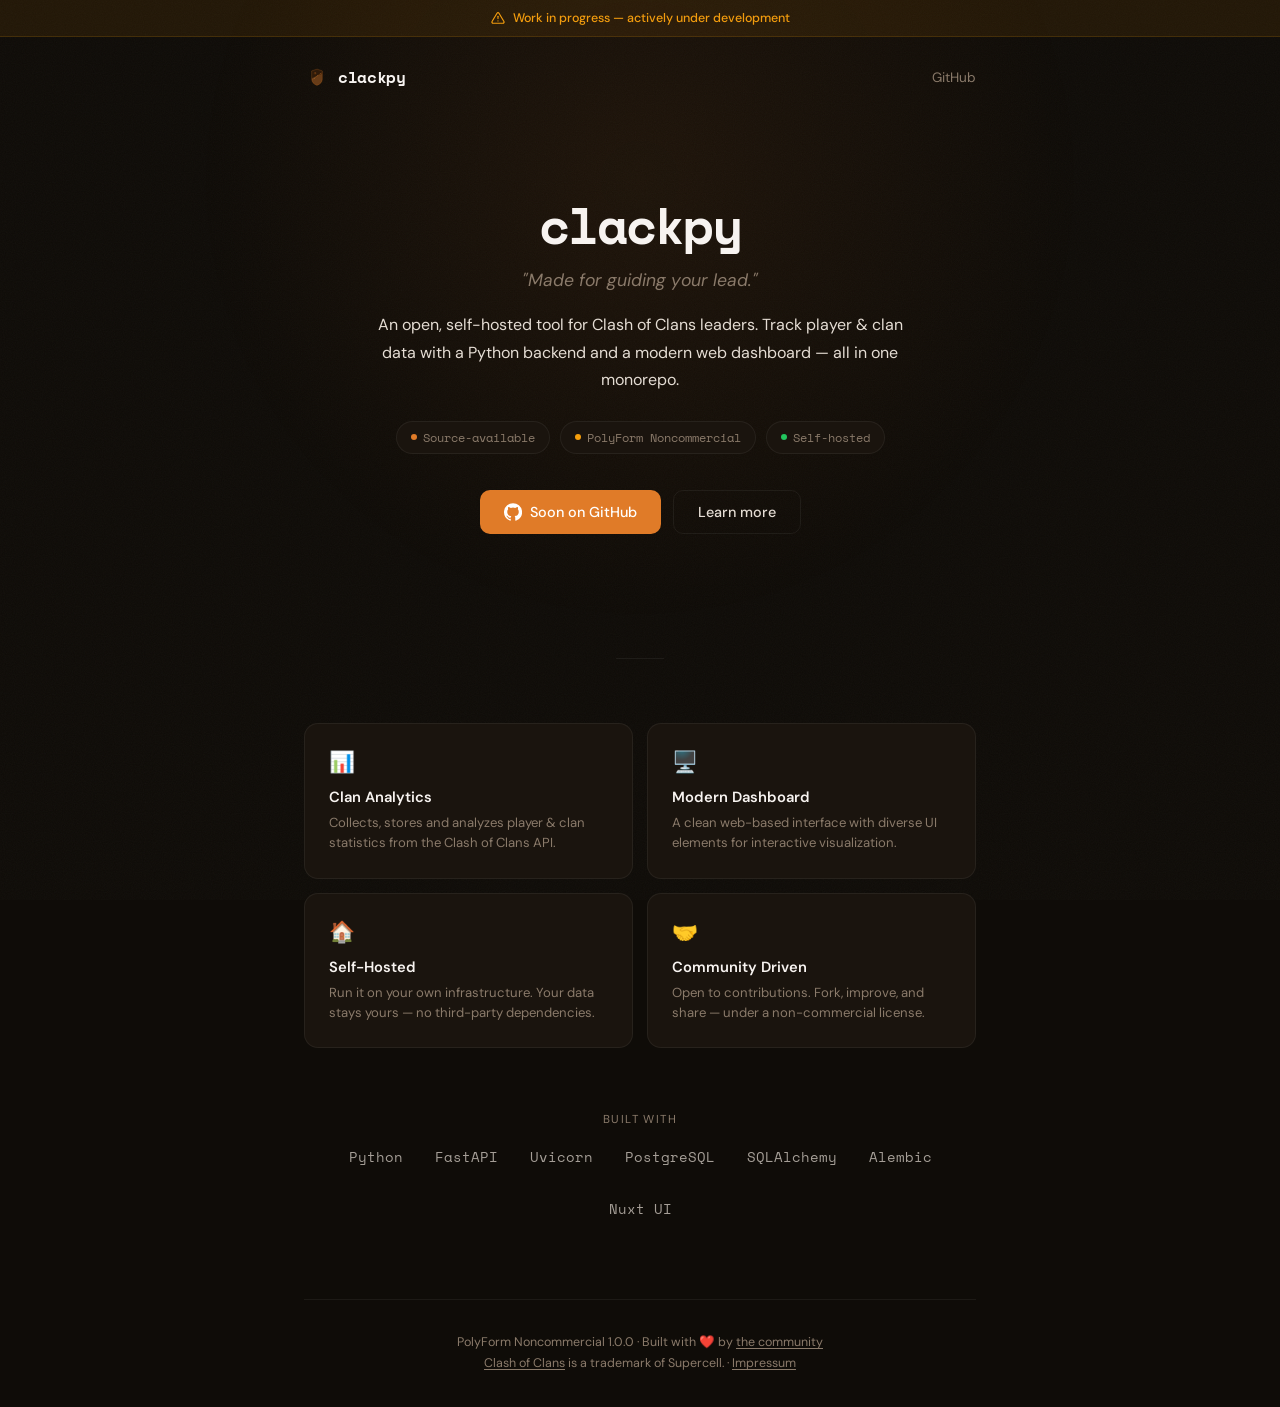
<file: index.html>
<!DOCTYPE html>
<html lang="en">
<head>
  <meta charset="UTF-8" />
  <meta name="viewport" content="width=device-width, initial-scale=1.0" />
  <title>clackpy — Made for guiding your lead.</title>
  <meta name="description" content="clackpy combines a Python backend with a modern Nuxt dashboard to track and analyze Clash of Clans clan data. Self-hosted, open source, non-commercial." />
  <link rel="stylesheet" href="styles.css" />
  <style>
    /* ── Ambient background ── */
    .bg-glow {
      position: fixed;
      inset: 0;
      z-index: 0;
      pointer-events: none;
      overflow: hidden;
    }
    .bg-glow::before {
      content: '';
      position: absolute;
      top: -30%;
      left: 50%;
      transform: translateX(-50%);
      width: 900px;
      height: 900px;
      background: radial-gradient(circle, var(--accent-glow) 0%, transparent 70%);
      opacity: 0.3;
      animation: pulse 8s ease-in-out infinite alternate;
    }
    @keyframes pulse {
      0% { opacity: 0.2; transform: translateX(-50%) scale(1); }
      100% { opacity: 0.35; transform: translateX(-50%) scale(1.1); }
    }

    /* ── Noise texture overlay ── */
    .noise {
      position: fixed;
      inset: 0;
      z-index: 1;
      pointer-events: none;
      opacity: 0.035;
      background-image: url("data:image/svg+xml,%3Csvg viewBox='0 0 256 256' xmlns='http://www.w3.org/2000/svg'%3E%3Cfilter id='n'%3E%3CfeTurbulence type='fractalNoise' baseFrequency='0.9' numOctaves='4' stitchTiles='stitch'/%3E%3C/filter%3E%3Crect width='100%25' height='100%25' filter='url(%23n)'/%3E%3C/svg%3E");
      background-repeat: repeat;
      background-size: 256px;
    }

    /* ── Hero ── */
    .hero {
      text-align: center;
      padding: 80px 0 60px;
    }
    .nav-logo {
      width: 26px;
      height: auto;
      margin-right: 8px;
      vertical-align: -4px;
    }
    .hero h1 {
      font-family: var(--font-mono);
      font-size: clamp(2.4rem, 6vw, 3.2rem);
      font-weight: 700;
      color: var(--text-bright);
      letter-spacing: -0.04em;
      line-height: 1.1;
      animation: fadeUp 0.6s ease-out 0.08s both;
    }
    .hero .tagline {
      margin-top: 16px;
      font-size: 1.1rem;
      font-style: italic;
      color: var(--text-dim);
      animation: fadeUp 0.6s ease-out 0.16s both;
    }
    .hero .desc {
      margin-top: 20px;
      font-size: 1rem;
      line-height: 1.7;
      color: var(--text);
      max-width: 540px;
      margin-left: auto;
      margin-right: auto;
      animation: fadeUp 0.6s ease-out 0.24s both;
    }

    @keyframes fadeUp {
      from { opacity: 0; transform: translateY(16px); }
      to   { opacity: 1; transform: translateY(0); }
    }

    /* ── Badges ── */
    .badges {
      display: flex;
      justify-content: center;
      gap: 10px;
      margin-top: 28px;
      flex-wrap: wrap;
      animation: fadeUp 0.6s ease-out 0.32s both;
    }
    .badge {
      display: inline-flex;
      align-items: center;
      gap: 6px;
      padding: 6px 14px;
      font-size: 0.78rem;
      font-family: var(--font-mono);
      border-radius: 999px;
      border: 1px solid var(--border);
      color: var(--text-dim);
      background: var(--bg-card);
      white-space: nowrap;
    }
    .badge .dot {
      width: 6px; height: 6px;
      border-radius: 50%;
      display: inline-block;
    }
    .dot--blue { background: var(--accent); }
    .dot--amber { background: #f59e0b; }
    .dot--green { background: #22c55e; }

    /* ── CTA ── */
    .cta-row {
      display: flex;
      justify-content: center;
      gap: 12px;
      margin-top: 36px;
      flex-wrap: wrap;
      animation: fadeUp 0.6s ease-out 0.4s both;
    }
    .btn {
      display: inline-flex;
      align-items: center;
      gap: 8px;
      padding: 12px 24px;
      border-radius: 10px;
      font-size: 0.9rem;
      font-weight: 500;
      text-decoration: none;
      transition: all 0.2s;
      cursor: pointer;
      border: none;
      font-family: var(--font-body);
    }
    .btn-primary {
      background: var(--accent);
      color: #fff;
    }
    .btn-primary:hover {
      background: #1a94ff;
      box-shadow: 0 0 24px var(--accent-glow);
    }
    .btn-ghost {
      background: transparent;
      color: var(--text);
      border: 1px solid var(--border);
    }
    .btn-ghost:hover {
      border-color: rgba(255,255,255,0.15);
      background: var(--bg-card);
    }
    .btn svg { width: 18px; height: 18px; flex-shrink: 0; }

    /* ── Divider ── */
    .divider {
      width: 48px;
      height: 1px;
      background: var(--border);
      margin: 64px auto;
    }

    /* ── Feature cards ── */
    .features {
      display: grid;
      grid-template-columns: 1fr 1fr;
      gap: 14px;
    }
    .feature {
      background: var(--bg-card);
      border: 1px solid var(--border);
      border-radius: 14px;
      padding: 24px;
      transition: background 0.2s, border-color 0.2s;
    }
    .feature:hover {
      background: var(--bg-card-hover);
      border-color: rgba(255,255,255,0.1);
    }
    .feature .icon {
      font-size: 1.3rem;
      margin-bottom: 12px;
    }
    .feature h3 {
      font-size: 0.92rem;
      font-weight: 600;
      color: var(--text-bright);
      margin-bottom: 6px;
    }
    .feature p {
      font-size: 0.82rem;
      color: var(--text-dim);
      line-height: 1.55;
    }

    /* ── Tech stack ── */
    .stack {
      margin-top: 64px;
      text-align: center;
    }
    .stack-label {
      font-size: 0.72rem;
      text-transform: uppercase;
      letter-spacing: 0.12em;
      color: var(--text-dim);
      margin-bottom: 20px;
    }
    .stack-items {
      display: flex;
      justify-content: center;
      gap: 32px;
      flex-wrap: wrap;
    }
    .stack-item {
      font-family: var(--font-mono);
      font-size: 0.85rem;
      color: var(--text);
      opacity: 0.7;
      transition: opacity 0.2s;
    }
    .stack-item:hover { opacity: 1; }

    /* ── WIP banner ── */
    .wip-bar {
      display: flex;
      justify-content: center;
      align-items: center;
      gap: 8px;
      padding: 10px;
      background: rgba(245, 158, 11, 0.08);
      border-bottom: 1px solid rgba(245, 158, 11, 0.15);
      font-size: 0.78rem;
      color: #f59e0b;
      font-weight: 500;
    }

    /* ── Responsive ── */
    @media (max-width: 560px) {
      .features { grid-template-columns: 1fr; }
      .hero { padding: 52px 0 40px; }
      .nav-links { gap: 16px; }
    }
  </style>
</head>
<body>

  <div class="wip-bar">
    <svg xmlns="http://www.w3.org/2000/svg" width="14" height="14" viewBox="0 0 24 24" fill="none" stroke="currentColor" stroke-width="2" stroke-linecap="round" stroke-linejoin="round"><path d="M10.29 3.86L1.82 18a2 2 0 0 0 1.71 3h16.94a2 2 0 0 0 1.71-3L13.71 3.86a2 2 0 0 0-3.42 0z"/><line x1="12" y1="9" x2="12" y2="13"/><line x1="12" y1="17" x2="12.01" y2="17"/></svg>
    Work in progress — actively under development
  </div>

  <div class="bg-glow"></div>
  <div class="noise"></div>

  <div class="wrapper">

    <nav>
      <a href="#" class="nav-wordmark"><img class="nav-logo" src="logo.svg" alt="clackpy logo" />clackpy</a>
      <div class="nav-links">
        <a href="https://github.com/clackpy">GitHub</a>
      </div>
    </nav>

    <section class="hero">
      <h1>clackpy</h1>
      <p class="tagline">"Made for guiding your lead."</p>
      <p class="desc">
        An open, self-hosted tool for Clash of Clans leaders.
        Track player &amp; clan data with a Python backend and a modern web dashboard — all in one monorepo.
      </p>

      <div class="badges">
        <span class="badge"><span class="dot dot--blue"></span> Source-available</span>
        <span class="badge"><span class="dot dot--amber"></span> PolyForm Noncommercial</span>
        <span class="badge"><span class="dot dot--green"></span> Self-hosted</span>
      </div>

      <div class="cta-row">
        <a class="btn btn-primary" href="https://github.com/clackpy">
          <svg xmlns="http://www.w3.org/2000/svg" viewBox="0 0 24 24" fill="currentColor"><path d="M12 .3a12 12 0 00-3.8 23.38c.6.11.82-.26.82-.58v-2.02c-3.34.73-4.04-1.61-4.04-1.61a3.18 3.18 0 00-1.33-1.76c-1.09-.74.08-.73.08-.73a2.52 2.52 0 011.84 1.24 2.56 2.56 0 003.5 1 2.56 2.56 0 01.76-1.6c-2.67-.3-5.47-1.33-5.47-5.93a4.64 4.64 0 011.24-3.22 4.3 4.3 0 01.12-3.18s1-.32 3.3 1.23a11.38 11.38 0 016 0c2.3-1.55 3.3-1.23 3.3-1.23a4.3 4.3 0 01.12 3.18 4.64 4.64 0 011.24 3.22c0 4.61-2.81 5.63-5.48 5.92a2.87 2.87 0 01.82 2.23v3.29c0 .32.22.7.82.58A12 12 0 0012 .3z"/></svg>
          Soon on GitHub
        </a>
        <a class="btn btn-ghost" href="#features">
          Learn more
        </a>
      </div>
    </section>

    <div class="divider"></div>

    <section id="features">
      <div class="features">
        <div class="feature">
          <div class="icon">📊</div>
          <h3>Clan Analytics</h3>
          <p>Collects, stores and analyzes player &amp; clan statistics from the Clash of Clans API.</p>
        </div>
        <div class="feature">
          <div class="icon">🖥️</div>
          <h3>Modern Dashboard</h3>
          <p>A clean web-based interface with diverse UI elements for interactive visualization.</p>
        </div>
        <div class="feature">
          <div class="icon">🏠</div>
          <h3>Self-Hosted</h3>
          <p>Run it on your own infrastructure. Your data stays yours — no third-party dependencies.</p>
        </div>
        <div class="feature">
          <div class="icon">🤝</div>
          <h3>Community Driven</h3>
          <p>Open to contributions. Fork, improve, and share — under a non-commercial license.</p>
        </div>
      </div>
    </section>

<div class="stack">
  <p class="stack-label">Built with</p>
  <div class="stack-items">
    <!-- Backend -->
    <span class="stack-item">Python</span>
    <span class="stack-item">FastAPI</span>
    <span class="stack-item">Uvicorn</span>
    <!-- Data -->
    <span class="stack-item">PostgreSQL</span>
    <span class="stack-item">SQLAlchemy</span>
    <span class="stack-item">Alembic</span>
    <!-- Frontend -->
    <span class="stack-item">Nuxt UI</span>

  </div>
</div>

    <footer>
      <p>
        PolyForm Noncommercial 1.0.0 · 
        Built with ❤️ by <a href="https://github.com/clackpy">the community</a>
        <br />
        <a href="https://supercell.com/en/games/clashofclans/">Clash of Clans</a> is a trademark of Supercell. · <a href="impressum/">Impressum</a>
      </p>
    </footer>

  </div>

</body>
</html>
</file>
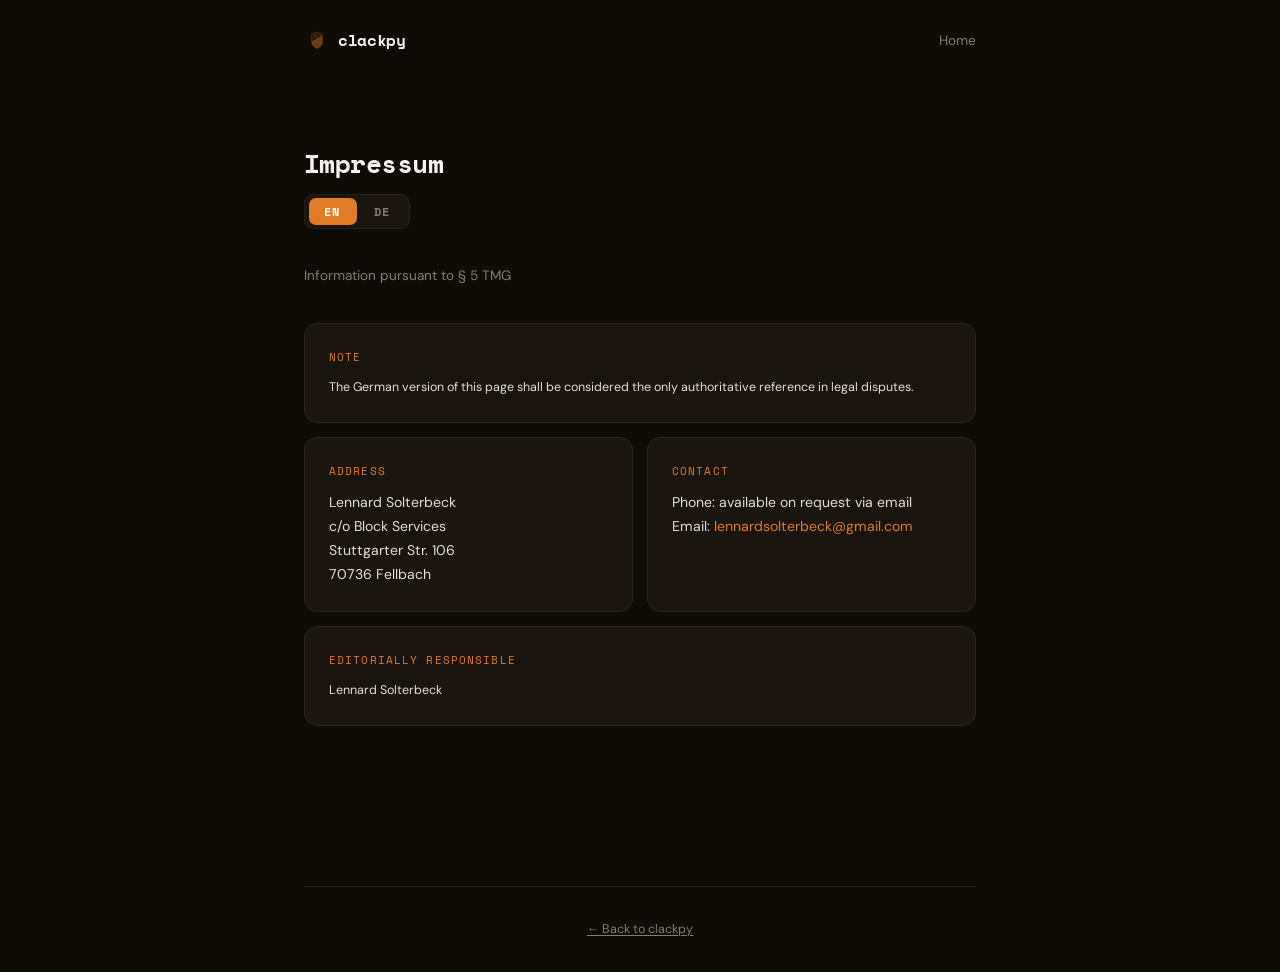
<file: impressum/index.html>
<!DOCTYPE html>
<html lang="en">
<head>
  <meta charset="UTF-8" />
  <meta name="viewport" content="width=device-width, initial-scale=1.0" />
  <title>Impressum — clackpy</title>
  <link rel="stylesheet" href="../styles.css" />
  <style>

    .imprint {
      padding: 64px 0 80px;
    }
    .imprint h1 {
      font-family: var(--font-mono);
      font-size: 1.6rem;
      font-weight: 700;
      color: var(--text-bright);
      margin-bottom: 12px;
      letter-spacing: -0.02em;
    }
    .imprint .subtitle {
      font-size: 0.85rem;
      color: var(--text-dim);
      margin-bottom: 36px;
      max-width: 42ch;
      line-height: 1.6;
    }
    .imprint-grid {
      display: grid;
      grid-template-columns: 1fr 1fr;
      gap: 14px;
    }
    .imprint-card {
      background: var(--bg-card);
      border: 1px solid var(--border);
      border-radius: 14px;
      padding: 24px;
      transition: border-color 0.2s;
    }
    .imprint-card:hover {
      border-color: rgba(255,255,255,0.1);
    }
    .imprint-card.full {
      grid-column: 1 / -1;
    }
    .imprint-card .label {
      font-family: var(--font-mono);
      font-size: 0.7rem;
      text-transform: uppercase;
      letter-spacing: 0.1em;
      color: var(--accent);
      margin-bottom: 12px;
    }
    .imprint-card p {
      font-size: 0.88rem;
      color: var(--text);
      line-height: 1.7;
    }
    .imprint-card.full p {
      font-size: 0.78rem;
    }
    .imprint-card a {
      color: var(--accent);
      text-decoration: none;
      transition: color 0.2s;
    }
    .imprint-card a:hover {
      color: var(--text-bright);
    }
    @media (max-width: 560px) {
      .imprint-grid { grid-template-columns: 1fr; }
    }

    /* ── Language toggle ── */
    .lang-toggle {
      position: relative;
      display: inline-flex;
      background: var(--bg-card);
      border: 1px solid var(--border);
      border-radius: 10px;
      padding: 3px;
      gap: 2px;
      margin-bottom: 36px;
    }
    .lang-toggle button {
      font-family: var(--font-mono);
      font-size: 0.72rem;
      font-weight: 700;
      padding: 5px 16px;
      background: transparent;
      color: var(--text-dim);
      border: none;
      border-radius: 7px;
      cursor: pointer;
      transition: color 0.18s;
      letter-spacing: 0.08em;
      text-transform: uppercase;
      position: relative;
      z-index: 1;
    }
    .lang-toggle button.active {
      color: #fff;
    }
    .lang-toggle button:not(.active):hover {
      color: var(--text);
    }
    .lang-toggle-pill {
      position: absolute;
      top: 3px;
      left: 3px;
      height: calc(100% - 6px);
      background: var(--accent);
      border-radius: 7px;
      transition: transform 0.22s cubic-bezier(.4,0,.2,1), width 0.22s cubic-bezier(.4,0,.2,1);
      z-index: 0;
    }
    [data-lang="en"] { display: none; }
    body.en [data-lang="en"] { display: block; }
    body.en [data-lang="de"] { display: none; }

</style>
</head>
<body class="en">

  <div class="wrapper">

    <nav>
      <a href="/" class="nav-wordmark"><img class="nav-logo" src="../logo.svg" alt="clackpy logo" />clackpy</a>
      <div class="nav-links">
        <a href="/">Home</a>
      </div>
    </nav>

    <section class="imprint">
      <h1>Impressum</h1>
        <div class="lang-toggle" id="langToggle">
            <div class="lang-toggle-pill" id="langPill"></div>
            <button class="active" onclick="setLang('en')">EN</button>
            <button onclick="setLang('de')">DE</button>
        </div>

      <p class="subtitle" data-lang="de">Angaben gemäß § 5 TMG</p>
      <p class="subtitle" data-lang="en">Information pursuant to § 5 TMG</p>

      <div class="imprint-grid">
        <div class="imprint-card full" data-lang="en">
          <div class="label">Note</div>
          <p>The German version of this page shall be considered the only authoritative reference in legal disputes.</p>
        </div>
        <div class="imprint-card">
          <div class="label" data-lang="de">Anschrift</div>
          <div class="label" data-lang="en">Address</div>
          <p>
            Lennard Solterbeck<br />
            c/o Block Services<br />
            Stuttgarter Str. 106<br />
            70736 Fellbach
          </p>
        </div>
        <div class="imprint-card">
          <div class="label" data-lang="de">Kontakt</div>
            <div class="label" data-lang="en">Contact</div>
          <p data-lang="de">
            Telefon: auf Anfrage per E-Mail<br />
            E-Mail: <a href="mailto:lennardsolterbeck@gmail.com">lennardsolterbeck@gmail.com</a>
          </p>
          <p data-lang="en">
            Phone: available on request via email<br />
            Email: <a href="mailto:lennardsolterbeck@gmail.com">lennardsolterbeck@gmail.com</a>
          </p>
        </div>
        <div class="imprint-card full">
          <div class="label" data-lang="de">Redaktionell verantwortlich</div>
            <div class="label" data-lang="en">Editorially responsible</div>
          <p>Lennard Solterbeck</p>
        </div>
      </div>
    </section>

    <footer>
      <p data-lang="de">
        <a href="/">← Zurück zu clackpy</a>
      </p>
      <p data-lang="en">
        <a href="/">← Back to clackpy</a>
      </p>
    </footer>

  </div>

  <script>
    function movePill(activeBtn) {
      const pill = document.getElementById('langPill');
      const toggle = document.getElementById('langToggle');
      const toggleRect = toggle.getBoundingClientRect();
      const btnRect = activeBtn.getBoundingClientRect();
      pill.style.width = btnRect.width + 'px';
      pill.style.transform = `translateX(${btnRect.left - toggleRect.left - 3}px)`;
    }

    function setLang(lang) {
      document.body.className = lang === 'en' ? 'en' : '';
      document.documentElement.lang = lang;
      let activeBtn;
      document.querySelectorAll('.lang-toggle button').forEach(btn => {
        const isActive = btn.textContent === lang.toUpperCase();
        btn.classList.toggle('active', isActive);
        if (isActive) activeBtn = btn;
      });
      if (activeBtn) movePill(activeBtn);
    }

    // Init pill position on load
    window.addEventListener('DOMContentLoaded', () => {
      const activeBtn = document.querySelector('.lang-toggle button.active');
      if (activeBtn) movePill(activeBtn);
    });
  </script>

</body>
</html>
</file>
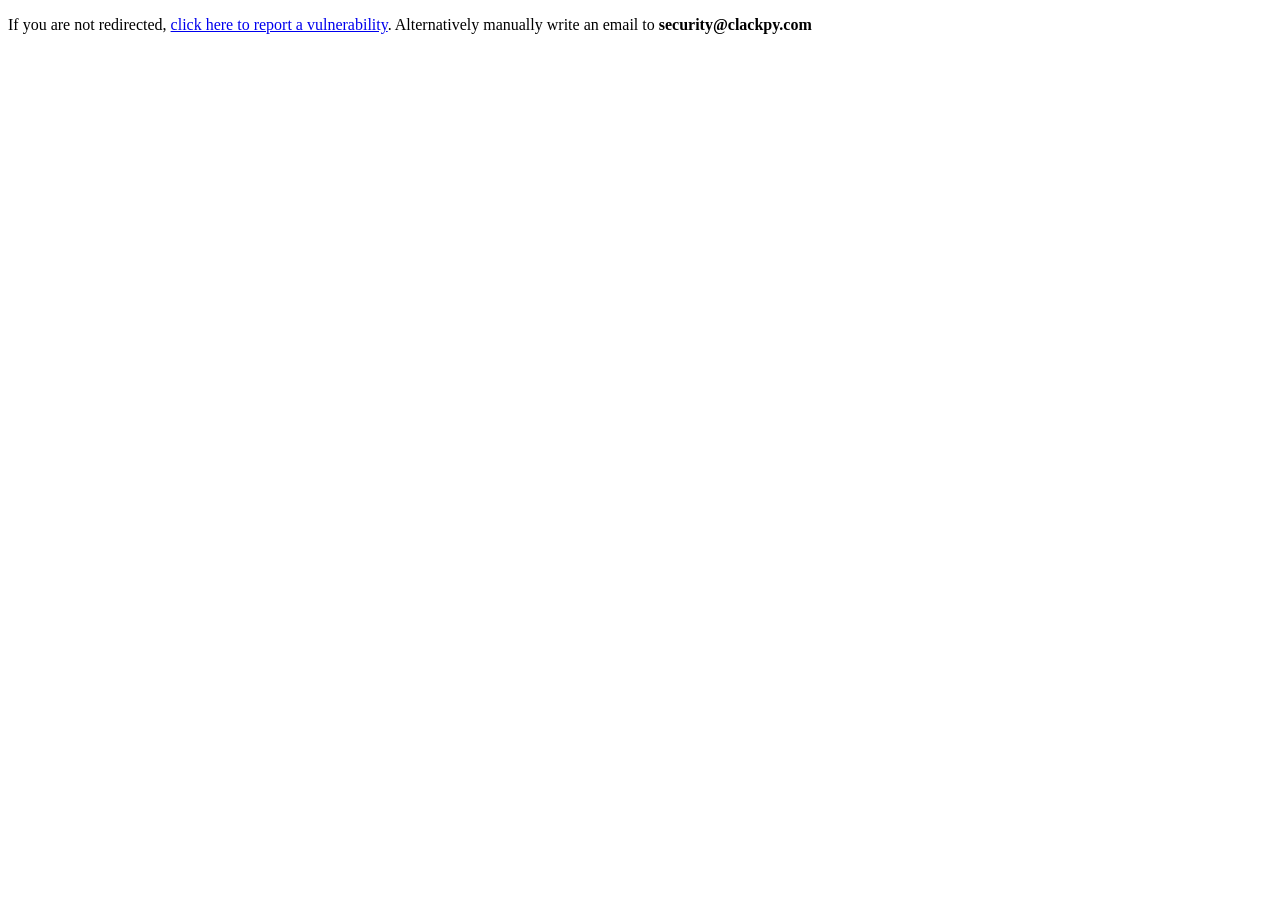
<file: security/index.html>
<!DOCTYPE html>
<html lang="en">
<head>
  <meta http-equiv="refresh" content="0;url=mailto:security@clackpy.com?subject=[SECURITY]%20Vulnerability%20report">
  <meta name="robots" content="noindex">
  <title>Redirecting...</title>
</head>
<body>
  <p>If you are not redirected, <a href="mailto:security@clackpy.com?subject=[SECURITY]%20Vulnerability%20report">click here to report a vulnerability</a>. Alternatively manually write an email to <b>security@clackpy.com</b></p>
</body>
</html>
</file>
<file: styles.css>
/* ── Shared design system — clackpy.github.io ── */

/* ── DM Sans ── */
@font-face {
  font-family: 'DM Sans';
  font-style: italic;
  font-weight: 400;
  font-display: swap;
  src: url('fonts/dm-sans-italic-400-latin-ext.woff2') format('woff2');
  unicode-range: U+0100-02BA, U+02BD-02C5, U+02C7-02CC, U+02CE-02D7, U+02DD-02FF, U+0304, U+0308, U+0329, U+1D00-1DBF, U+1E00-1E9F, U+1EF2-1EFF, U+2020, U+20A0-20AB, U+20AD-20C0, U+2113, U+2C60-2C7F, U+A720-A7FF;
}
@font-face {
  font-family: 'DM Sans';
  font-style: italic;
  font-weight: 400;
  font-display: swap;
  src: url('fonts/dm-sans-italic-400-latin.woff2') format('woff2');
  unicode-range: U+0000-00FF, U+0131, U+0152-0153, U+02BB-02BC, U+02C6, U+02DA, U+02DC, U+0304, U+0308, U+0329, U+2000-206F, U+20AC, U+2122, U+2191, U+2193, U+2212, U+2215, U+FEFF, U+FFFD;
}
@font-face {
  font-family: 'DM Sans';
  font-style: normal;
  font-weight: 400 700;
  font-display: swap;
  src: url('fonts/dm-sans-normal-latin-ext.woff2') format('woff2');
  unicode-range: U+0100-02BA, U+02BD-02C5, U+02C7-02CC, U+02CE-02D7, U+02DD-02FF, U+0304, U+0308, U+0329, U+1D00-1DBF, U+1E00-1E9F, U+1EF2-1EFF, U+2020, U+20A0-20AB, U+20AD-20C0, U+2113, U+2C60-2C7F, U+A720-A7FF;
}
@font-face {
  font-family: 'DM Sans';
  font-style: normal;
  font-weight: 400 700;
  font-display: swap;
  src: url('fonts/dm-sans-normal-latin.woff2') format('woff2');
  unicode-range: U+0000-00FF, U+0131, U+0152-0153, U+02BB-02BC, U+02C6, U+02DA, U+02DC, U+0304, U+0308, U+0329, U+2000-206F, U+20AC, U+2122, U+2191, U+2193, U+2212, U+2215, U+FEFF, U+FFFD;
}

/* ── Space Mono ── */
@font-face {
  font-family: 'Space Mono';
  font-style: normal;
  font-weight: 400;
  font-display: swap;
  src: url('fonts/space-mono-400-latin-ext.woff2') format('woff2');
  unicode-range: U+0100-02BA, U+02BD-02C5, U+02C7-02CC, U+02CE-02D7, U+02DD-02FF, U+0304, U+0308, U+0329, U+1D00-1DBF, U+1E00-1E9F, U+1EF2-1EFF, U+2020, U+20A0-20AB, U+20AD-20C0, U+2113, U+2C60-2C7F, U+A720-A7FF;
}
@font-face {
  font-family: 'Space Mono';
  font-style: normal;
  font-weight: 400;
  font-display: swap;
  src: url('fonts/space-mono-400-latin.woff2') format('woff2');
  unicode-range: U+0000-00FF, U+0131, U+0152-0153, U+02BB-02BC, U+02C6, U+02DA, U+02DC, U+0304, U+0308, U+0329, U+2000-206F, U+20AC, U+2122, U+2191, U+2193, U+2212, U+2215, U+FEFF, U+FFFD;
}
@font-face {
  font-family: 'Space Mono';
  font-style: normal;
  font-weight: 700;
  font-display: swap;
  src: url('fonts/space-mono-700-latin-ext.woff2') format('woff2');
  unicode-range: U+0100-02BA, U+02BD-02C5, U+02C7-02CC, U+02CE-02D7, U+02DD-02FF, U+0304, U+0308, U+0329, U+1D00-1DBF, U+1E00-1E9F, U+1EF2-1EFF, U+2020, U+20A0-20AB, U+20AD-20C0, U+2113, U+2C60-2C7F, U+A720-A7FF;
}
@font-face {
  font-family: 'Space Mono';
  font-style: normal;
  font-weight: 700;
  font-display: swap;
  src: url('fonts/space-mono-700-latin.woff2') format('woff2');
  unicode-range: U+0000-00FF, U+0131, U+0152-0153, U+02BB-02BC, U+02C6, U+02DA, U+02DC, U+0304, U+0308, U+0329, U+2000-206F, U+20AC, U+2122, U+2191, U+2193, U+2212, U+2215, U+FEFF, U+FFFD;
}

:root {
  --bg: #0f0c08;
  --bg-card: #1a140e;
  --bg-card-hover: #1f1810;
  --accent: #E07B28;
  --accent-dim: rgba(224, 123, 40, 0.12);
  --accent-glow: rgba(224, 123, 40, 0.25);
  --text: #e5ddd4;
  --text-dim: #8a7a6a;
  --text-bright: #f7f3f0;
  --border: rgba(255, 255, 255, 0.06);
  --font-body: 'DM Sans', sans-serif;
  --font-mono: 'Space Mono', monospace;
}

*, *::before, *::after { margin: 0; padding: 0; box-sizing: border-box; }

html { scroll-behavior: smooth; }

body {
  font-family: var(--font-body);
  background: var(--bg);
  color: var(--text);
  min-height: 100vh;
  overflow-x: hidden;
  -webkit-font-smoothing: antialiased;
}

/* ── Layout ── */
.wrapper {
  position: relative;
  z-index: 2;
  max-width: 720px;
  margin: 0 auto;
  padding: 0 24px;
}

/* ── Nav ── */
nav {
  display: flex;
  justify-content: space-between;
  align-items: center;
  padding: 28px 0;
}
.nav-wordmark {
  font-family: var(--font-mono);
  font-weight: 700;
  font-size: 1rem;
  color: var(--text-bright);
  letter-spacing: -0.02em;
  text-decoration: none;
  display: inline-flex;
  align-items: center;
}
.nav-logo {
  width: 26px;
  height: auto;
  margin-right: 8px;
  vertical-align: -4px;
}
.nav-links { display: flex; gap: 24px; }
.nav-links a {
  font-size: 0.85rem;
  color: var(--text-dim);
  text-decoration: none;
  transition: color 0.2s;
}
.nav-links a:hover { color: var(--text); }

/* ── Footer ── */
footer {
  margin-top: 80px;
  padding: 32px 0;
  border-top: 1px solid var(--border);
  text-align: center;
}
footer p {
  font-size: 0.78rem;
  color: var(--text-dim);
  line-height: 1.7;
}
footer a {
  color: var(--text-dim);
  text-decoration: underline;
  text-underline-offset: 2px;
  transition: color 0.2s;
}
footer a:hover { color: var(--text); }
</file>
